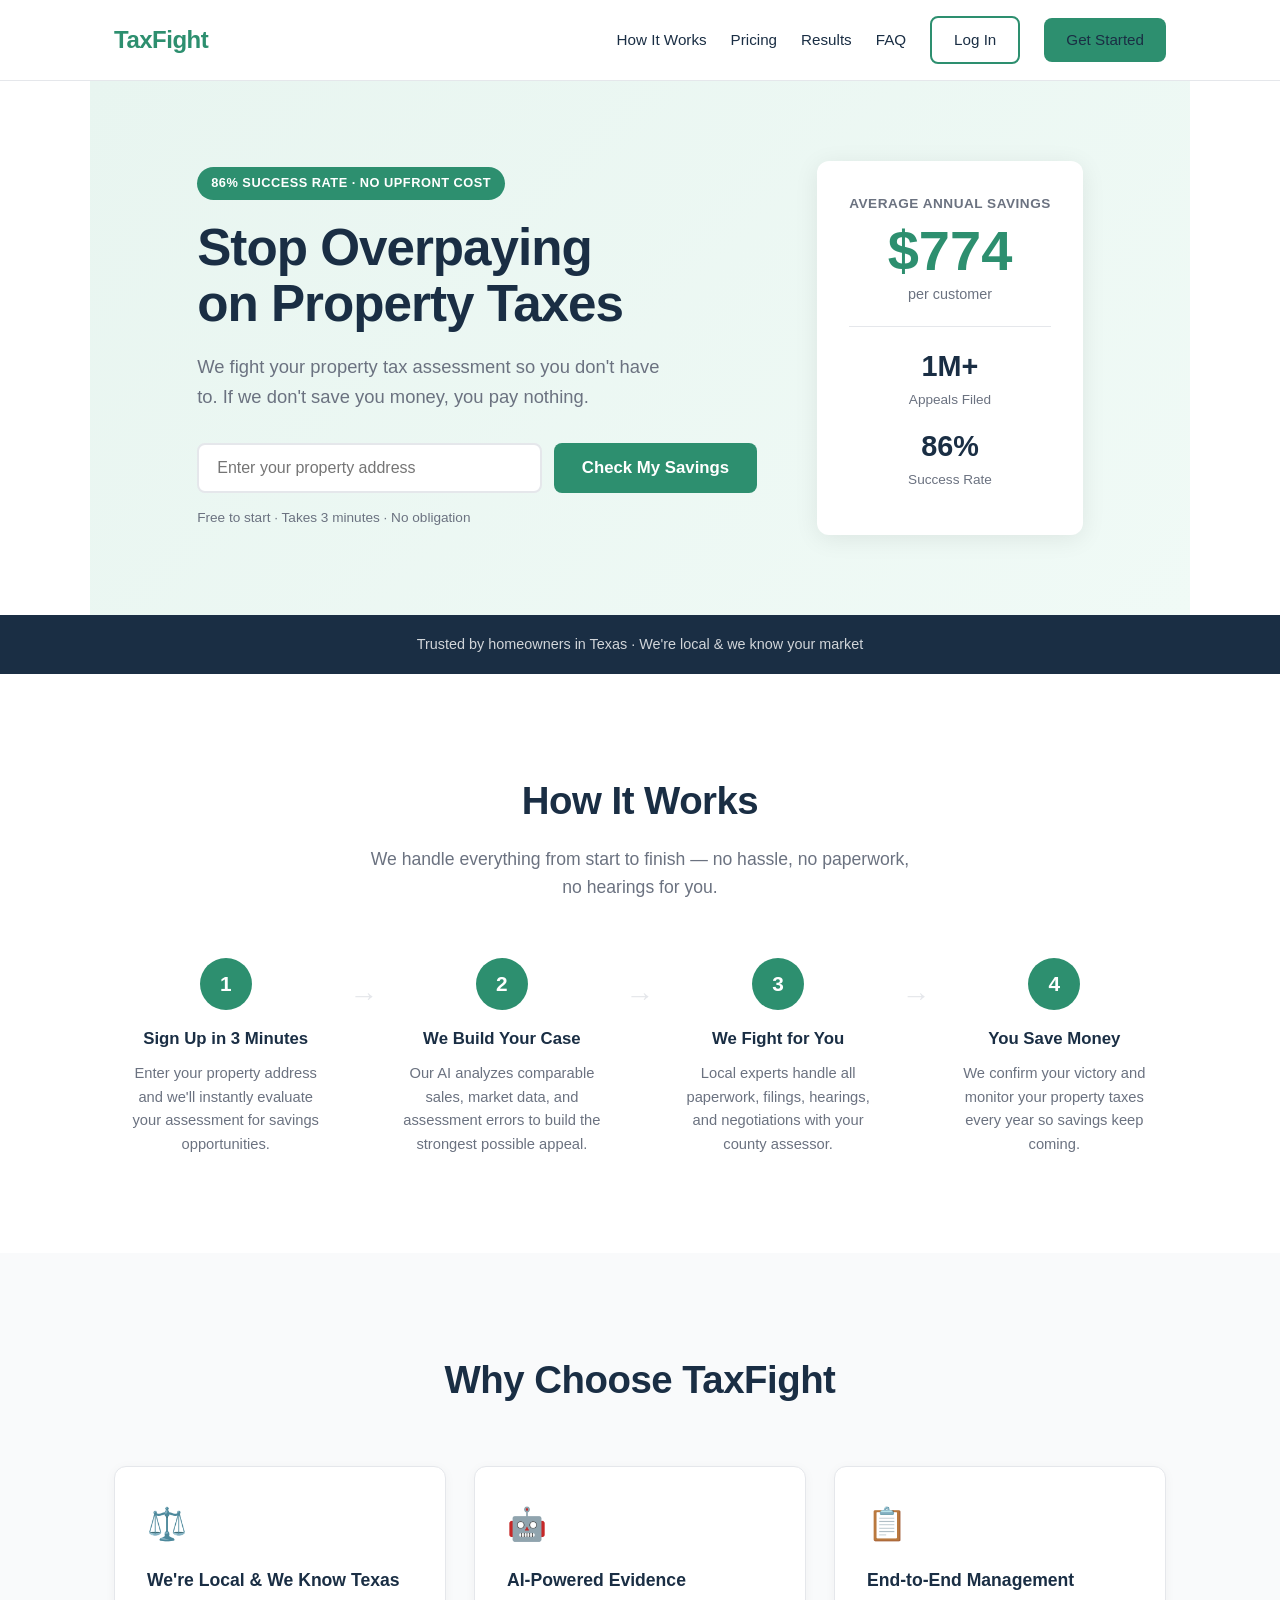
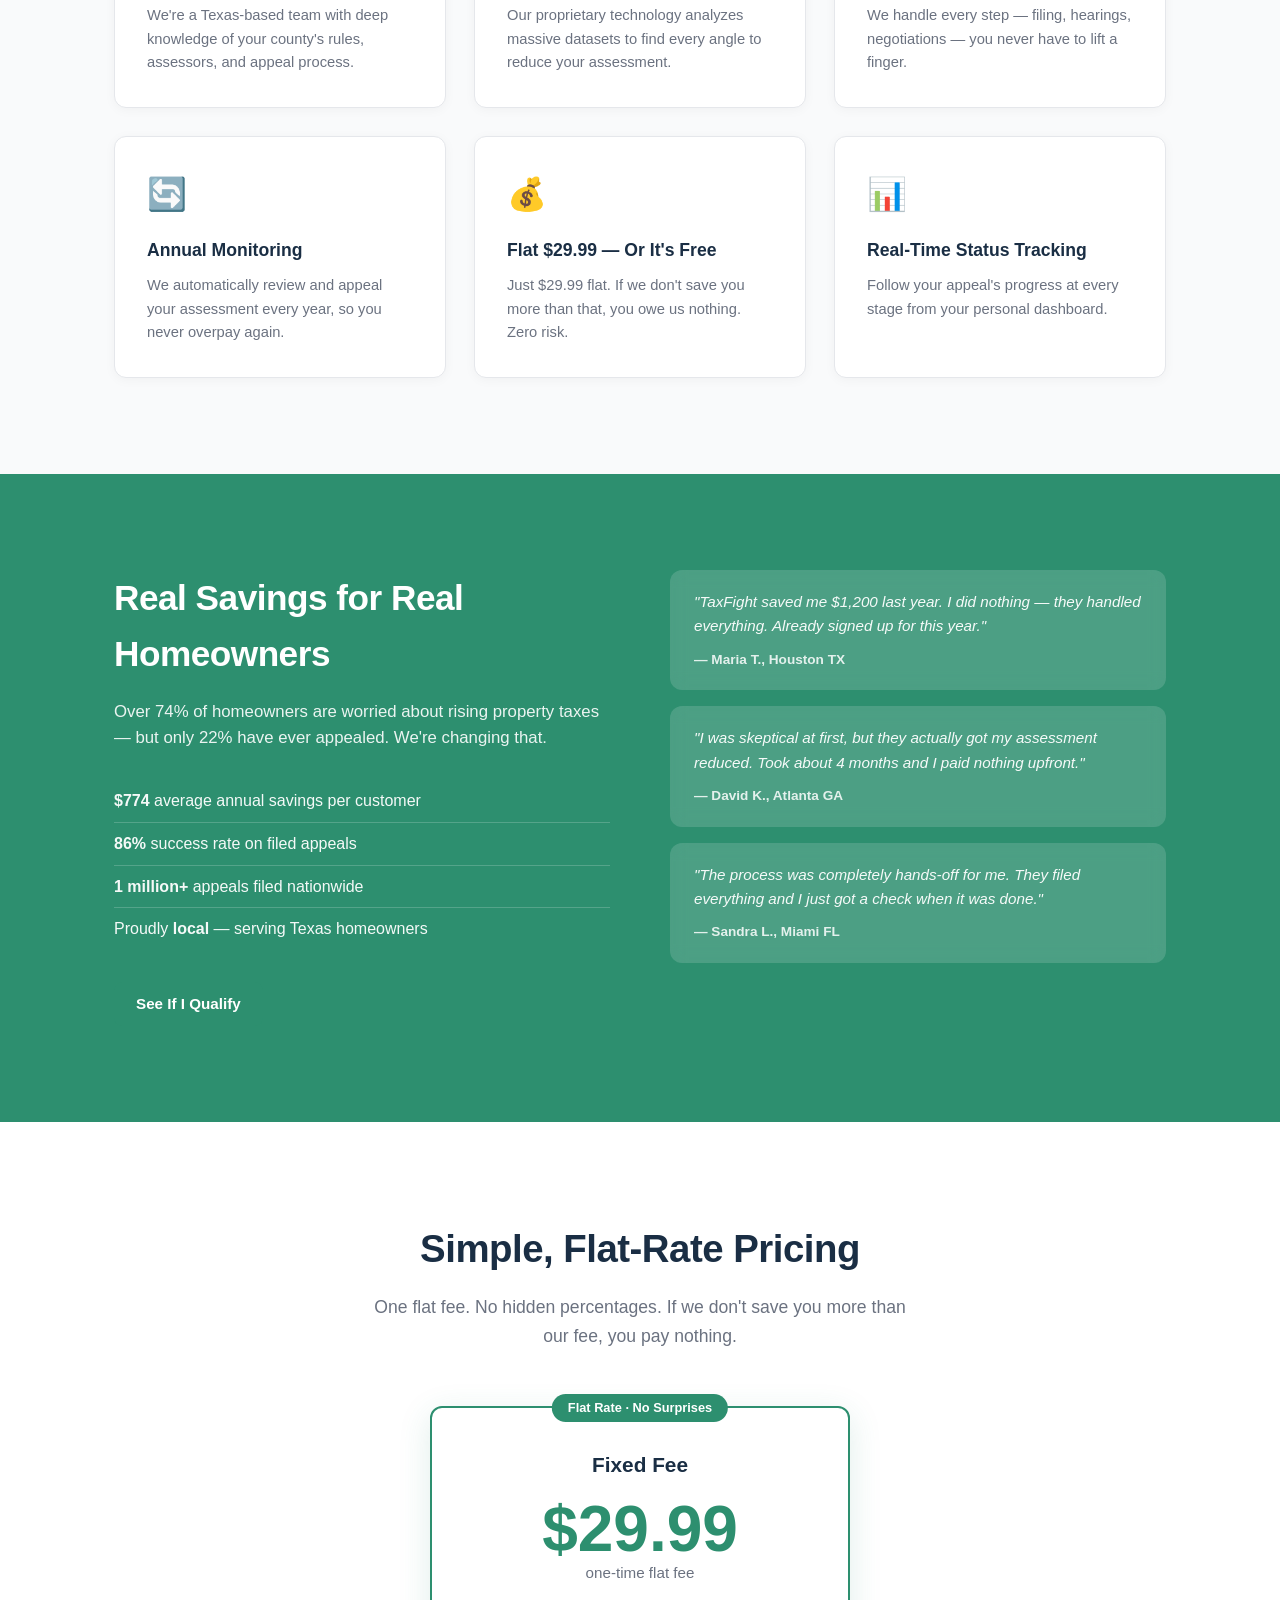
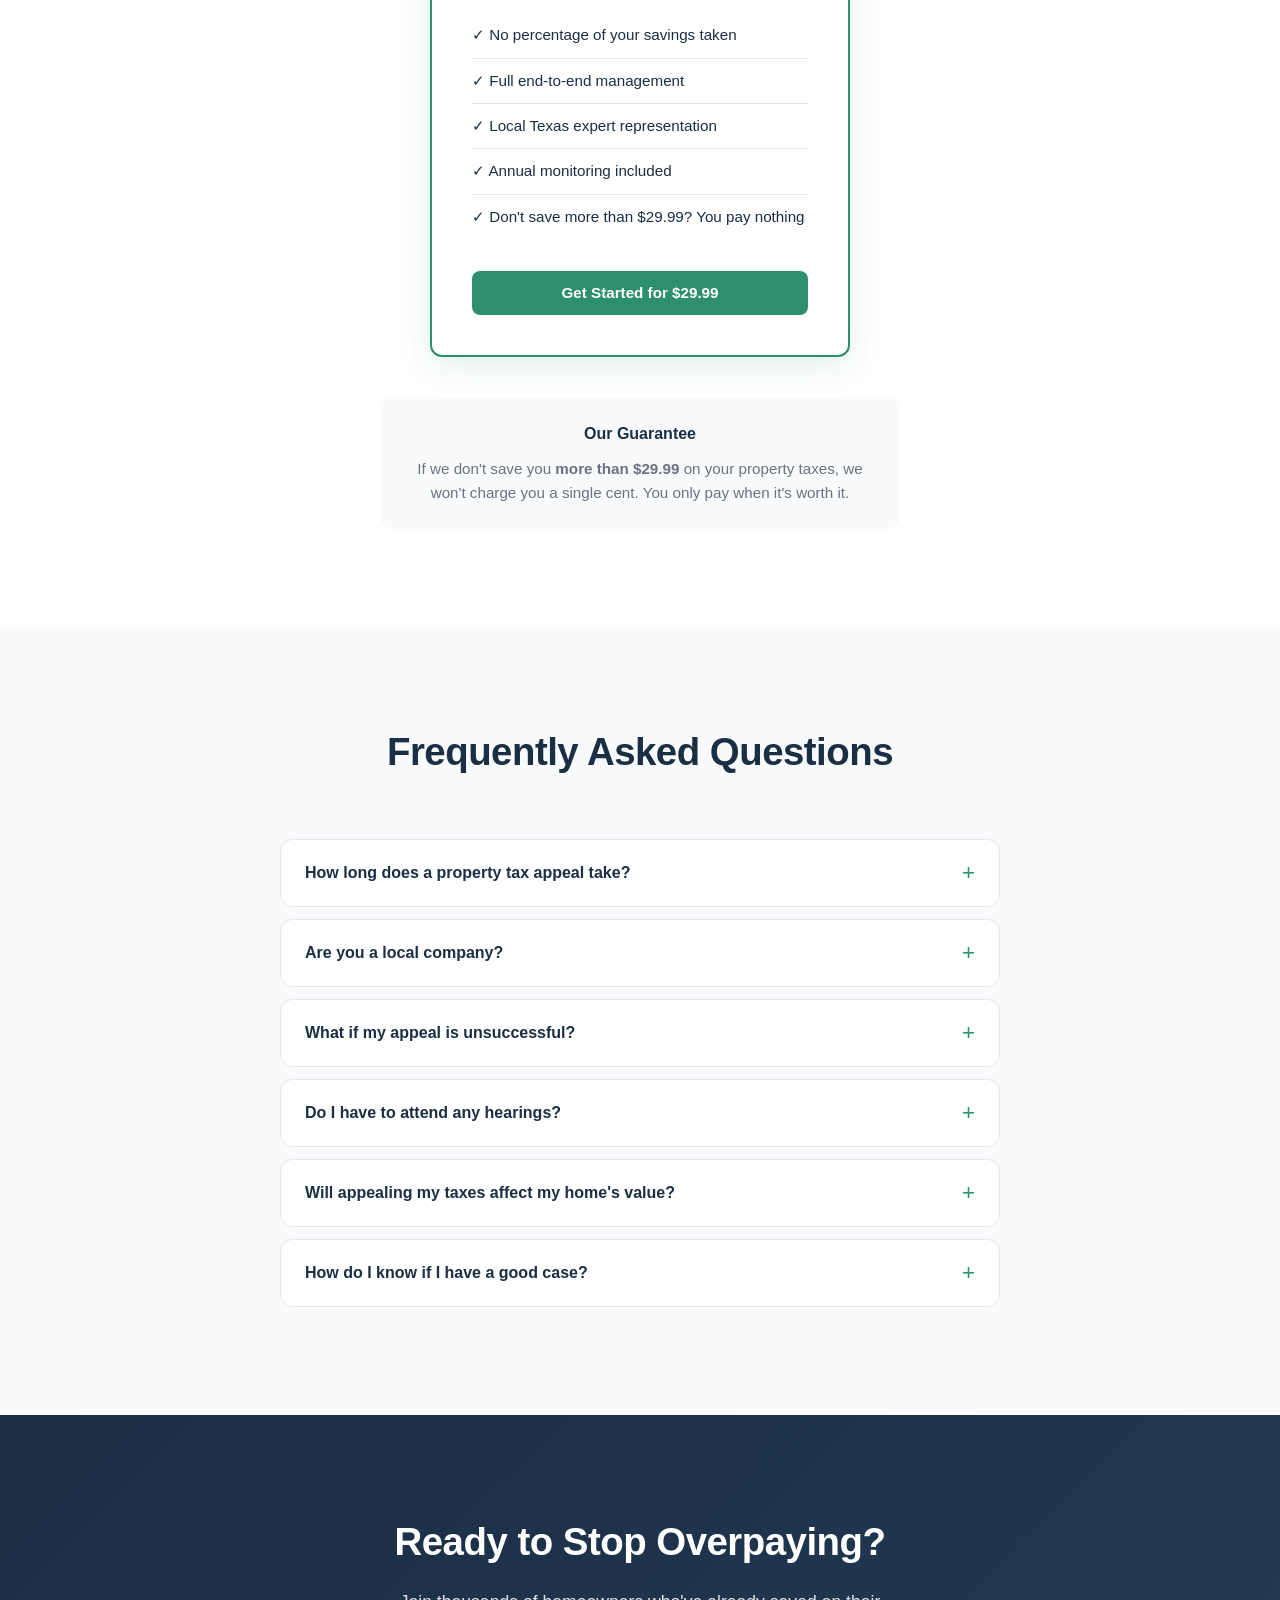
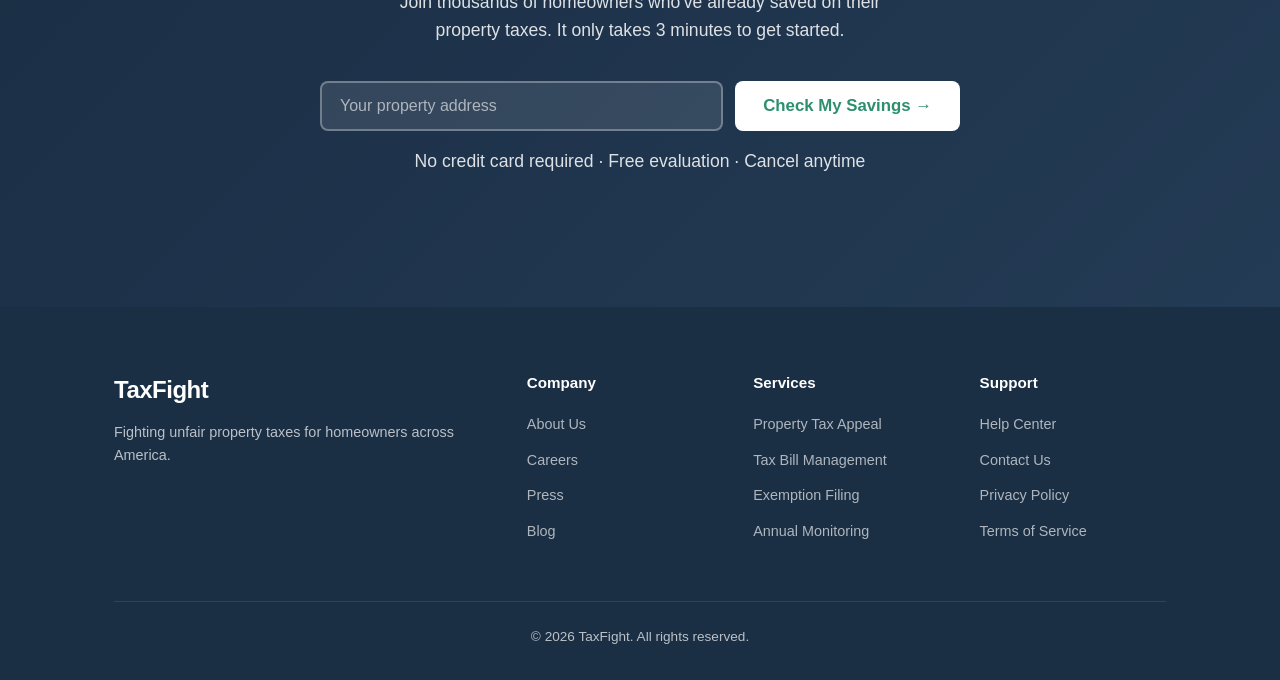
<file: index.html>
<!DOCTYPE html>
<html lang="en">
<head>
  <meta charset="UTF-8" />
  <meta name="viewport" content="width=device-width, initial-scale=1.0" />
  <title>TaxFight - Reduce Your Property Taxes</title>
  <link rel="stylesheet" href="styles.css" />
</head>
<body>

  <!-- NAVBAR -->
  <nav class="navbar">
    <div class="nav-container">
      <a href="#" class="logo">TaxFight</a>
      <ul class="nav-links">
        <li><a href="#how-it-works">How It Works</a></li>
        <li><a href="#pricing">Pricing</a></li>
        <li><a href="#results">Results</a></li>
        <li><a href="#faq">FAQ</a></li>
        <li><a href="#signup" class="btn btn-outline">Log In</a></li>
        <li><a href="#signup" class="btn btn-primary">Get Started</a></li>
      </ul>
    </div>
  </nav>

  <!-- HERO -->
  <section class="hero">
    <div class="hero-content">
      <div class="hero-badge">86% Success Rate · No Upfront Cost</div>
      <h1>Stop Overpaying<br />on Property Taxes</h1>
      <p class="hero-sub">We fight your property tax assessment so you don't have to. If we don't save you money, you pay nothing.</p>
      <form class="hero-form" onsubmit="goToResults(event)">
        <input type="text" id="hero-address" placeholder="Enter your property address" class="hero-input" required />
        <button type="submit" class="btn btn-primary btn-lg">Check My Savings</button>
      </form>
      <p class="hero-note">Free to start · Takes 3 minutes · No obligation</p>
    </div>
    <div class="hero-image">
      <div class="hero-card">
        <div class="card-label">Average Annual Savings</div>
        <div class="card-value">$774</div>
        <div class="card-sub">per customer</div>
        <div class="card-divider"></div>
        <div class="card-stat">
          <span class="stat-num">1M+</span>
          <span class="stat-label">Appeals Filed</span>
        </div>
        <div class="card-stat">
          <span class="stat-num">86%</span>
          <span class="stat-label">Success Rate</span>
        </div>
      </div>
    </div>
  </section>

  <!-- TRUST BAR -->
  <section class="trust-bar">
    <div class="container">
      <span>Trusted by homeowners in Texas · We're local & we know your market</span>
    </div>
  </section>

  <!-- HOW IT WORKS -->
  <section class="how-it-works" id="how-it-works">
    <div class="container">
      <div class="section-header">
        <h2>How It Works</h2>
        <p>We handle everything from start to finish — no hassle, no paperwork, no hearings for you.</p>
      </div>
      <div class="steps">
        <div class="step">
          <div class="step-icon">1</div>
          <h3>Sign Up in 3 Minutes</h3>
          <p>Enter your property address and we'll instantly evaluate your assessment for savings opportunities.</p>
        </div>
        <div class="step-arrow">→</div>
        <div class="step">
          <div class="step-icon">2</div>
          <h3>We Build Your Case</h3>
          <p>Our AI analyzes comparable sales, market data, and assessment errors to build the strongest possible appeal.</p>
        </div>
        <div class="step-arrow">→</div>
        <div class="step">
          <div class="step-icon">3</div>
          <h3>We Fight for You</h3>
          <p>Local experts handle all paperwork, filings, hearings, and negotiations with your county assessor.</p>
        </div>
        <div class="step-arrow">→</div>
        <div class="step">
          <div class="step-icon">4</div>
          <h3>You Save Money</h3>
          <p>We confirm your victory and monitor your property taxes every year so savings keep coming.</p>
        </div>
      </div>
    </div>
  </section>

  <!-- FEATURES -->
  <section class="features">
    <div class="container">
      <div class="section-header">
        <h2>Why Choose TaxFight</h2>
      </div>
      <div class="features-grid">
        <div class="feature">
          <div class="feature-icon">⚖️</div>
          <h3>We're Local & We Know Texas</h3>
          <p>We're a Texas-based team with deep knowledge of your county's rules, assessors, and appeal process.</p>
        </div>
        <div class="feature">
          <div class="feature-icon">🤖</div>
          <h3>AI-Powered Evidence</h3>
          <p>Our proprietary technology analyzes massive datasets to find every angle to reduce your assessment.</p>
        </div>
        <div class="feature">
          <div class="feature-icon">📋</div>
          <h3>End-to-End Management</h3>
          <p>We handle every step — filing, hearings, negotiations — you never have to lift a finger.</p>
        </div>
        <div class="feature">
          <div class="feature-icon">🔄</div>
          <h3>Annual Monitoring</h3>
          <p>We automatically review and appeal your assessment every year, so you never overpay again.</p>
        </div>
        <div class="feature">
          <div class="feature-icon">💰</div>
          <h3>Flat $29.99 — Or It's Free</h3>
          <p>Just $29.99 flat. If we don't save you more than that, you owe us nothing. Zero risk.</p>
        </div>
        <div class="feature">
          <div class="feature-icon">📊</div>
          <h3>Real-Time Status Tracking</h3>
          <p>Follow your appeal's progress at every stage from your personal dashboard.</p>
        </div>
      </div>
    </div>
  </section>

  <!-- RESULTS -->
  <section class="results" id="results">
    <div class="container">
      <div class="results-content">
        <div class="results-text">
          <h2>Real Savings for Real Homeowners</h2>
          <p>Over 74% of homeowners are worried about rising property taxes — but only 22% have ever appealed. We're changing that.</p>
          <ul class="results-list">
            <li><strong>$774</strong> average annual savings per customer</li>
            <li><strong>86%</strong> success rate on filed appeals</li>
            <li><strong>1 million+</strong> appeals filed nationwide</li>
            <li>Proudly <strong>local</strong> — serving Texas homeowners</li>
          </ul>
          <a href="#signup" class="btn btn-primary">See If I Qualify</a>
        </div>
        <div class="testimonials">
          <div class="testimonial">
            <p>"TaxFight saved me $1,200 last year. I did nothing — they handled everything. Already signed up for this year."</p>
            <div class="testimonial-author">— Maria T., Houston TX</div>
          </div>
          <div class="testimonial">
            <p>"I was skeptical at first, but they actually got my assessment reduced. Took about 4 months and I paid nothing upfront."</p>
            <div class="testimonial-author">— David K., Atlanta GA</div>
          </div>
          <div class="testimonial">
            <p>"The process was completely hands-off for me. They filed everything and I just got a check when it was done."</p>
            <div class="testimonial-author">— Sandra L., Miami FL</div>
          </div>
        </div>
      </div>
    </div>
  </section>

  <!-- PRICING -->
  <section class="pricing" id="pricing">
    <div class="container">
      <div class="section-header">
        <h2>Simple, Flat-Rate Pricing</h2>
        <p>One flat fee. No hidden percentages. If we don't save you more than our fee, you pay nothing.</p>
      </div>
      <div class="pricing-cards">
        <div class="pricing-card featured">
          <div class="pricing-badge">Flat Rate · No Surprises</div>
          <h3>Fixed Fee</h3>
          <div class="price">$29.99</div>
          <div class="price-label">one-time flat fee</div>
          <ul class="pricing-features">
            <li>✓ No percentage of your savings taken</li>
            <li>✓ Full end-to-end management</li>
            <li>✓ Local Texas expert representation</li>
            <li>✓ Annual monitoring included</li>
            <li>✓ Don't save more than $29.99? You pay nothing</li>
          </ul>
          <a href="#signup" class="btn btn-primary btn-block">Get Started for $29.99</a>
        </div>
      </div>
      <div class="pricing-example">
        <h4>Our Guarantee</h4>
        <p>If we don't save you <strong>more than $29.99</strong> on your property taxes, we won't charge you a single cent. You only pay when it's worth it.</p>
      </div>
    </div>
  </section>

  <!-- FAQ -->
  <section class="faq" id="faq">
    <div class="container">
      <div class="section-header">
        <h2>Frequently Asked Questions</h2>
      </div>
      <div class="faq-list">
        <div class="faq-item">
          <button class="faq-question" onclick="toggleFaq(this)">
            How long does a property tax appeal take?
            <span class="faq-icon">+</span>
          </button>
          <div class="faq-answer">
            <p>Most appeals take between 4–12 months depending on your county. We handle everything during this time and keep you updated throughout the process.</p>
          </div>
        </div>
        <div class="faq-item">
          <button class="faq-question" onclick="toggleFaq(this)">
            Are you a local company?
            <span class="faq-icon">+</span>
          </button>
          <div class="faq-answer">
            <p>We are a local Texas-based company serving Texas homeowners. We know your county, your assessors, and your market inside and out.</p>
          </div>
        </div>
        <div class="faq-item">
          <button class="faq-question" onclick="toggleFaq(this)">
            What if my appeal is unsuccessful?
            <span class="faq-icon">+</span>
          </button>
          <div class="faq-answer">
            <p>If we don't save you money, you owe us nothing. Our success fee only applies when we successfully reduce your tax bill.</p>
          </div>
        </div>
        <div class="faq-item">
          <button class="faq-question" onclick="toggleFaq(this)">
            Do I have to attend any hearings?
            <span class="faq-icon">+</span>
          </button>
          <div class="faq-answer">
            <p>No. Our local experts attend all hearings and handle all negotiations on your behalf. You don't have to do anything after signing up.</p>
          </div>
        </div>
        <div class="faq-item">
          <button class="faq-question" onclick="toggleFaq(this)">
            Will appealing my taxes affect my home's value?
            <span class="faq-icon">+</span>
          </button>
          <div class="faq-answer">
            <p>No. A property tax appeal challenges your tax assessment, not your property's market value. It has no impact on your home's sale price or equity.</p>
          </div>
        </div>
        <div class="faq-item">
          <button class="faq-question" onclick="toggleFaq(this)">
            How do I know if I have a good case?
            <span class="faq-icon">+</span>
          </button>
          <div class="faq-answer">
            <p>Sign up and we'll evaluate your assessment for free. We analyze your property data, comparable sales, and any errors in your assessment to determine if you have an opportunity to save.</p>
          </div>
        </div>
      </div>
    </div>
  </section>

  <!-- CTA -->
  <section class="cta" id="signup">
    <div class="container">
      <h2>Ready to Stop Overpaying?</h2>
      <p>Join thousands of homeowners who've already saved on their property taxes. It only takes 3 minutes to get started.</p>
      <form class="cta-form" onsubmit="goToResults(event)">
        <input type="text" id="cta-address" placeholder="Your property address" class="hero-input" required />
        <button type="submit" class="btn btn-white btn-lg">Check My Savings →</button>
      </form>
      <p class="cta-note">No credit card required · Free evaluation · Cancel anytime</p>
    </div>
  </section>

  <!-- FOOTER -->
  <footer class="footer">
    <div class="container">
      <div class="footer-grid">
        <div class="footer-brand">
          <div class="logo">TaxFight</div>
          <p>Fighting unfair property taxes for homeowners across America.</p>
        </div>
        <div class="footer-links">
          <h4>Company</h4>
          <ul>
            <li><a href="#">About Us</a></li>
            <li><a href="#">Careers</a></li>
            <li><a href="#">Press</a></li>
            <li><a href="#">Blog</a></li>
          </ul>
        </div>
        <div class="footer-links">
          <h4>Services</h4>
          <ul>
            <li><a href="#">Property Tax Appeal</a></li>
            <li><a href="#">Tax Bill Management</a></li>
            <li><a href="#">Exemption Filing</a></li>
            <li><a href="#">Annual Monitoring</a></li>
          </ul>
        </div>
        <div class="footer-links">
          <h4>Support</h4>
          <ul>
            <li><a href="#">Help Center</a></li>
            <li><a href="#">Contact Us</a></li>
            <li><a href="#">Privacy Policy</a></li>
            <li><a href="#">Terms of Service</a></li>
          </ul>
        </div>
      </div>
      <div class="footer-bottom">
        <p>&copy; 2026 TaxFight. All rights reserved.</p>
      </div>
    </div>
  </footer>

  <script src="script.js"></script>
</body>
</html>
</file>
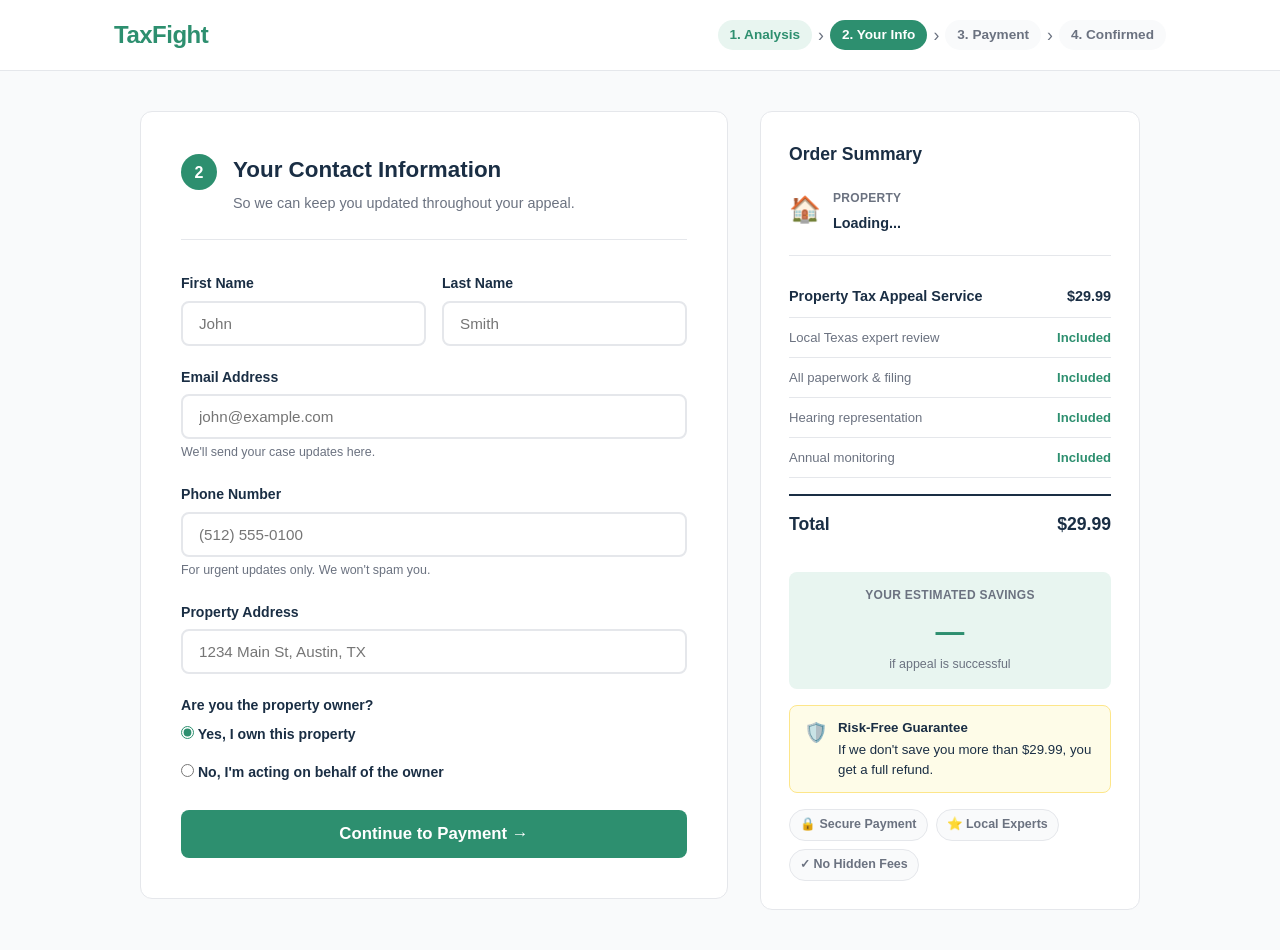
<file: checkout.html>
<!DOCTYPE html>
<html lang="en">
<head>
  <meta charset="UTF-8" />
  <meta name="viewport" content="width=device-width, initial-scale=1.0" />
  <title>Start Your Appeal · TaxFight</title>
  <link rel="stylesheet" href="styles.css" />
  <link rel="stylesheet" href="checkout.css" />
</head>
<body>

  <!-- NAVBAR -->
  <nav class="navbar">
    <div class="nav-container">
      <a href="index.html" class="logo">TaxFight</a>
      <div class="checkout-steps">
        <div class="checkout-step done">1. Analysis</div>
        <div class="checkout-step-arrow">›</div>
        <div class="checkout-step active">2. Your Info</div>
        <div class="checkout-step-arrow">›</div>
        <div class="checkout-step">3. Payment</div>
        <div class="checkout-step-arrow">›</div>
        <div class="checkout-step">4. Confirmed</div>
      </div>
    </div>
  </nav>

  <!-- MAIN CHECKOUT -->
  <div class="checkout-wrapper">
    <div class="checkout-container">

      <!-- LEFT: FORM -->
      <div class="checkout-form-col">

        <!-- STEP 2: CONTACT INFO -->
        <div id="step-contact" class="checkout-step-panel">
          <div class="step-header">
            <div class="step-num">2</div>
            <div>
              <h2>Your Contact Information</h2>
              <p>So we can keep you updated throughout your appeal.</p>
            </div>
          </div>

          <form id="contact-form" onsubmit="goToPayment(event)">
            <div class="form-row">
              <div class="form-group">
                <label>First Name</label>
                <input type="text" id="firstName" placeholder="John" required />
              </div>
              <div class="form-group">
                <label>Last Name</label>
                <input type="text" id="lastName" placeholder="Smith" required />
              </div>
            </div>
            <div class="form-group">
              <label>Email Address</label>
              <input type="email" id="email" placeholder="john@example.com" required />
              <span class="form-hint">We'll send your case updates here.</span>
            </div>
            <div class="form-group">
              <label>Phone Number</label>
              <input type="tel" id="phone" placeholder="(512) 555-0100" required />
              <span class="form-hint">For urgent updates only. We won't spam you.</span>
            </div>
            <div class="form-group">
              <label>Property Address</label>
              <input type="text" id="propertyAddress" placeholder="1234 Main St, Austin, TX" required />
            </div>
            <div class="form-group">
              <label>Are you the property owner?</label>
              <div class="radio-group">
                <label class="radio-option">
                  <input type="radio" name="owner" value="yes" checked /> Yes, I own this property
                </label>
                <label class="radio-option">
                  <input type="radio" name="owner" value="no" /> No, I'm acting on behalf of the owner
                </label>
              </div>
            </div>
            <button type="submit" class="btn btn-primary btn-lg btn-block">
              Continue to Payment →
            </button>
          </form>
        </div>

        <!-- STEP 3: PAYMENT (hidden initially) -->
        <div id="step-payment" class="checkout-step-panel" style="display:none;">
          <div class="step-header">
            <div class="step-num">3</div>
            <div>
              <h2>Payment</h2>
              <p>Secure, one-time flat fee. You won't be charged until your case is reviewed.</p>
            </div>
          </div>

          <div class="secure-badge">
            <span>🔒</span> 256-bit SSL encryption · Secure checkout
          </div>

          <form id="payment-form" onsubmit="completeOrder(event)">
            <div class="form-group">
              <label>Cardholder Name</label>
              <input type="text" id="cardName" placeholder="John Smith" required />
            </div>
            <div class="form-group">
              <label>Card Number</label>
              <div class="card-input-wrap">
                <input type="text" id="cardNumber" placeholder="1234 5678 9012 3456"
                  maxlength="19" oninput="formatCard(this)" required />
                <div class="card-icons">
                  <span>VISA</span>
                  <span>MC</span>
                  <span>AMEX</span>
                </div>
              </div>
            </div>
            <div class="form-row">
              <div class="form-group">
                <label>Expiration Date</label>
                <input type="text" id="expiry" placeholder="MM / YY"
                  maxlength="7" oninput="formatExpiry(this)" required />
              </div>
              <div class="form-group">
                <label>CVV</label>
                <input type="text" id="cvv" placeholder="123" maxlength="4" required />
              </div>
            </div>

            <div class="form-group">
              <label class="checkbox-option">
                <input type="checkbox" id="terms" required />
                I agree to the <a href="#" target="_blank">Terms of Service</a> and authorize TaxFight to file a property tax appeal on my behalf.
              </label>
            </div>

            <button type="submit" id="pay-btn" class="btn btn-primary btn-lg btn-block">
              🔒 Pay $29.99 & Start My Appeal
            </button>
            <p class="back-link"><a href="#" onclick="goBack()">← Back to contact info</a></p>
          </form>
        </div>

        <!-- STEP 4: CONFIRMATION (hidden initially) -->
        <div id="step-confirm" class="checkout-step-panel" style="display:none;">
          <div class="confirm-screen">
            <div class="confirm-icon">✓</div>
            <h2>You're in! Your appeal has been filed.</h2>
            <p id="confirm-message">We've received your information and will begin building your case immediately.</p>

            <div class="confirm-details">
              <div class="confirm-row">
                <span>Property</span>
                <span id="confirm-address">—</span>
              </div>
              <div class="confirm-row">
                <span>Name</span>
                <span id="confirm-name">—</span>
              </div>
              <div class="confirm-row">
                <span>Email</span>
                <span id="confirm-email">—</span>
              </div>
              <div class="confirm-row">
                <span>Amount Charged</span>
                <span class="green-text">$29.99</span>
              </div>
              <div class="confirm-row">
                <span>Guarantee</span>
                <span class="green-text">Free if we don't save you more than $29.99</span>
              </div>
            </div>

            <div class="confirm-next-steps">
              <h4>What happens next</h4>
              <div class="next-step-item">
                <div class="ns-icon">📧</div>
                <div>
                  <strong>Check your email</strong>
                  <span>We sent a confirmation with your case details.</span>
                </div>
              </div>
              <div class="next-step-item">
                <div class="ns-icon">🔍</div>
                <div>
                  <strong>Case review begins today</strong>
                  <span>Our local Texas experts will review your property within 24–48 hours.</span>
                </div>
              </div>
              <div class="next-step-item">
                <div class="ns-icon">📋</div>
                <div>
                  <strong>Appeal filed within 2 weeks</strong>
                  <span>We'll notify you the moment your appeal is submitted to your county.</span>
                </div>
              </div>
            </div>

            <a href="index.html" class="btn btn-outline btn-lg" style="margin-top:24px; display:inline-block;">
              Back to Home
            </a>
          </div>
        </div>

      </div>

      <!-- RIGHT: ORDER SUMMARY -->
      <div class="order-summary-col" id="order-summary">
        <div class="order-summary">
          <h3>Order Summary</h3>

          <div class="order-property">
            <div class="order-property-icon">🏠</div>
            <div>
              <div class="order-property-label">Property</div>
              <div class="order-property-address" id="summary-address">Loading...</div>
            </div>
          </div>

          <div class="order-items">
            <div class="order-item">
              <span>Property Tax Appeal Service</span>
              <span>$29.99</span>
            </div>
            <div class="order-item sub">
              <span>Local Texas expert review</span>
              <span>Included</span>
            </div>
            <div class="order-item sub">
              <span>All paperwork & filing</span>
              <span>Included</span>
            </div>
            <div class="order-item sub">
              <span>Hearing representation</span>
              <span>Included</span>
            </div>
            <div class="order-item sub">
              <span>Annual monitoring</span>
              <span>Included</span>
            </div>
          </div>

          <div class="order-total">
            <span>Total</span>
            <span>$29.99</span>
          </div>

          <div class="order-savings-estimate">
            <div class="ose-label">Your estimated savings</div>
            <div class="ose-value" id="summary-savings">—</div>
            <div class="ose-sub">if appeal is successful</div>
          </div>

          <div class="order-guarantee">
            <div class="og-icon">🛡️</div>
            <div class="og-text">
              <strong>Risk-Free Guarantee</strong>
              If we don't save you more than $29.99, you get a full refund.
            </div>
          </div>

          <div class="trust-badges">
            <div class="trust-badge">🔒 Secure Payment</div>
            <div class="trust-badge">⭐ Local Experts</div>
            <div class="trust-badge">✓ No Hidden Fees</div>
          </div>
        </div>
      </div>

    </div>
  </div>

  <script src="checkout.js"></script>
</body>
</html>
</file>
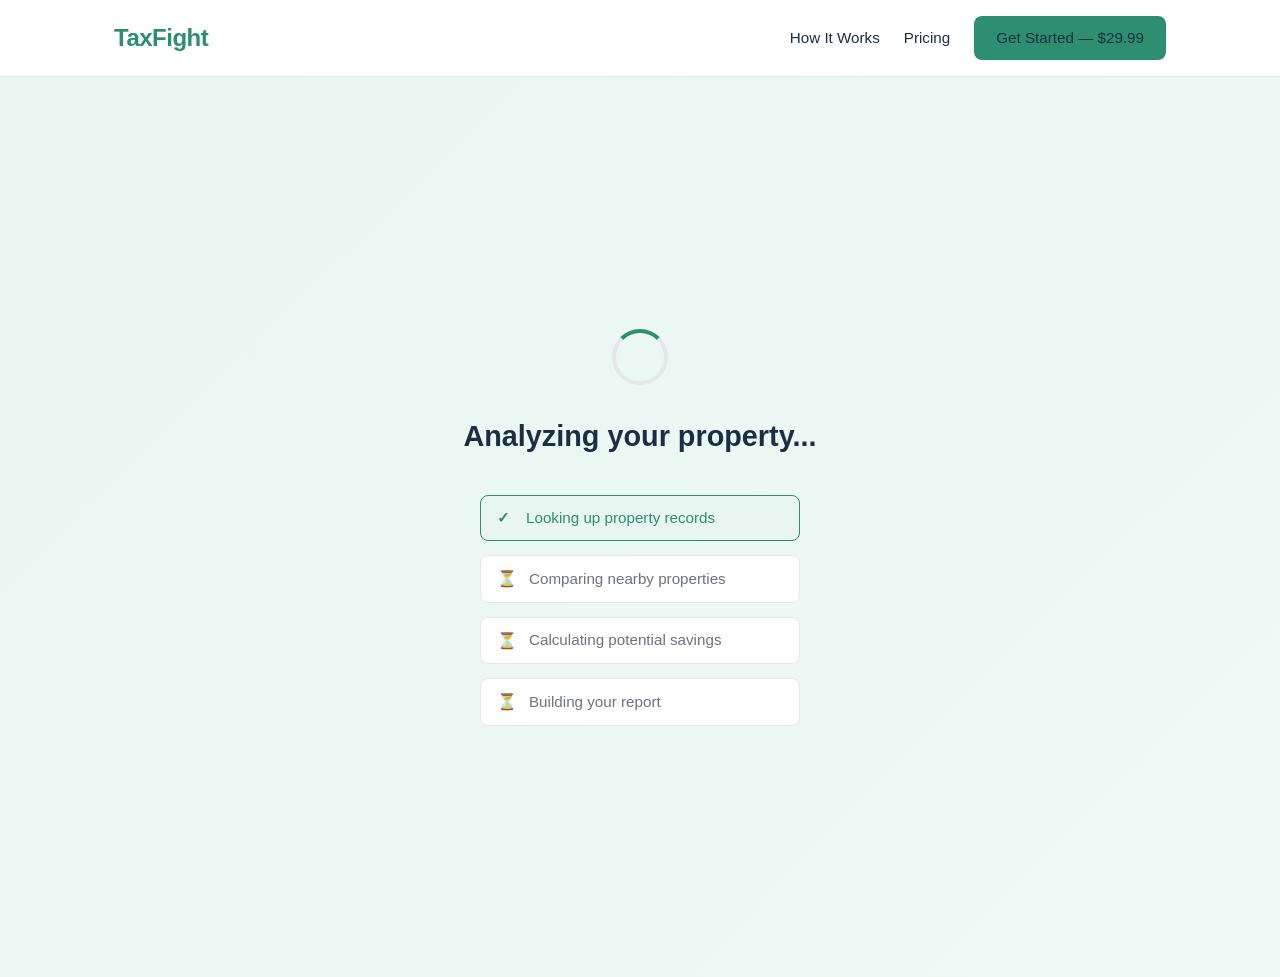
<file: results.html>
<!DOCTYPE html>
<html lang="en">
<head>
  <meta charset="UTF-8" />
  <meta name="viewport" content="width=device-width, initial-scale=1.0" />
  <title>Your Savings Estimate · TaxFight</title>
  <link rel="stylesheet" href="styles.css" />
  <link rel="stylesheet" href="results.css" />
</head>
<body>

  <!-- NAVBAR -->
  <nav class="navbar">
    <div class="nav-container">
      <a href="index.html" class="logo">TaxFight</a>
      <ul class="nav-links">
        <li><a href="index.html#how-it-works">How It Works</a></li>
        <li><a href="index.html#pricing">Pricing</a></li>
        <li><a href="checkout.html" class="btn btn-primary">Get Started — $29.99</a></li>
      </ul>
    </div>
  </nav>

  <!-- LOADING SCREEN -->
  <div id="loading-screen" class="loading-screen">
    <div class="loading-content">
      <div class="loading-spinner"></div>
      <h2>Analyzing your property...</h2>
      <div class="loading-steps">
        <div class="loading-step" id="lstep1">
          <span class="lstep-icon">⏳</span> Looking up property records
        </div>
        <div class="loading-step" id="lstep2">
          <span class="lstep-icon">⏳</span> Comparing nearby properties
        </div>
        <div class="loading-step" id="lstep3">
          <span class="lstep-icon">⏳</span> Calculating potential savings
        </div>
        <div class="loading-step" id="lstep4">
          <span class="lstep-icon">⏳</span> Building your report
        </div>
      </div>
    </div>
  </div>

  <!-- RESULTS PAGE (hidden until loading done) -->
  <div id="results-page" class="results-page" style="display:none;">

    <!-- SAVINGS HERO -->
    <section class="savings-hero">
      <div class="container">
        <div class="savings-header">
          <div class="savings-badge">Your Property Analysis</div>
          <h1>Great news — you may be <span class="highlight">overpaying</span></h1>
          <p id="address-display" class="address-display"></p>
        </div>

        <div class="savings-summary-grid">
          <div class="savings-card main-savings">
            <div class="savings-card-label">Estimated Annual Savings</div>
            <div class="savings-card-value" id="savings-amount">$0</div>
            <div class="savings-card-sub">if we win your appeal</div>
            <div class="savings-card-note">Our fee is only $29.99 — you keep the rest</div>
          </div>
          <div class="savings-card">
            <div class="savings-card-label">Current Assessed Value</div>
            <div class="savings-card-value small" id="current-value">$0</div>
            <div class="savings-card-sub">per county records</div>
          </div>
          <div class="savings-card">
            <div class="savings-card-label">Estimated Fair Value</div>
            <div class="savings-card-value small green" id="fair-value">$0</div>
            <div class="savings-card-sub">based on comparable sales</div>
          </div>
          <div class="savings-card">
            <div class="savings-card-label">Overassessment</div>
            <div class="savings-card-value small red" id="overassessment">$0</div>
            <div class="savings-card-sub">above fair market value</div>
          </div>
        </div>
      </div>
    </section>

    <!-- APPEAL STRENGTH -->
    <section class="appeal-section">
      <div class="container">
        <div class="appeal-grid">

          <!-- LEFT: Analysis -->
          <div class="appeal-left">
            <h2>Your Appeal Strength</h2>
            <div class="strength-meter">
              <div class="strength-bar">
                <div class="strength-fill" id="strength-fill"></div>
              </div>
              <div class="strength-label" id="strength-label">Strong</div>
            </div>

            <div class="analysis-items">
              <div class="analysis-item">
                <div class="analysis-icon check">✓</div>
                <div class="analysis-text">
                  <strong>Assessment exceeds market value</strong>
                  <span>Your property is assessed higher than recent comparable sales in your area.</span>
                </div>
              </div>
              <div class="analysis-item">
                <div class="analysis-icon check">✓</div>
                <div class="analysis-text">
                  <strong>Comparable properties assessed lower</strong>
                  <span>Similar homes nearby have lower assessments, supporting an unequal appraisal claim.</span>
                </div>
              </div>
              <div class="analysis-item">
                <div class="analysis-icon check">✓</div>
                <div class="analysis-text">
                  <strong>No prior appeal on record</strong>
                  <span>Your property has never been appealed — you may have been overpaying for years.</span>
                </div>
              </div>
              <div class="analysis-item" id="exemption-item">
                <div class="analysis-icon warn">!</div>
                <div class="analysis-text">
                  <strong>Possible exemptions not applied</strong>
                  <span>You may qualify for homestead or other exemptions that could reduce your bill further.</span>
                </div>
              </div>
            </div>

            <div class="comparable-section">
              <h3>Comparable Properties Nearby</h3>
              <div class="comp-table">
                <div class="comp-header">
                  <span>Address</span>
                  <span>Sq Ft</span>
                  <span>Assessed Value</span>
                  <span>Tax Bill</span>
                </div>
                <div class="comp-row highlight-row">
                  <span id="comp-your-address">Your Property</span>
                  <span id="comp-sqft">—</span>
                  <span id="comp-your-value" class="red-text">—</span>
                  <span id="comp-your-tax" class="red-text">—</span>
                </div>
                <div class="comp-row">
                  <span id="comp1-addr">123 Nearby St</span>
                  <span id="comp1-sqft">1,850</span>
                  <span id="comp1-val">—</span>
                  <span id="comp1-tax">—</span>
                </div>
                <div class="comp-row">
                  <span id="comp2-addr">456 Similar Ave</span>
                  <span id="comp2-sqft">1,920</span>
                  <span id="comp2-val">—</span>
                  <span id="comp2-tax">—</span>
                </div>
                <div class="comp-row">
                  <span id="comp3-addr">789 Market Blvd</span>
                  <span id="comp3-sqft">1,790</span>
                  <span id="comp3-val">—</span>
                  <span id="comp3-tax">—</span>
                </div>
              </div>
            </div>
          </div>

          <!-- RIGHT: CTA -->
          <div class="appeal-right">
            <div class="cta-box">
              <div class="cta-box-header">
                <div class="cta-box-badge">Risk-Free Offer</div>
                <h3>Let us fight this for you</h3>
                <p>We handle everything — paperwork, hearings, negotiations. You just sit back and save.</p>
              </div>

              <div class="cta-price-block">
                <div class="cta-price">$29.99</div>
                <div class="cta-price-label">one-time flat fee</div>
              </div>

              <div class="cta-guarantee">
                <div class="guarantee-icon">🛡️</div>
                <div class="guarantee-text">
                  <strong>Money-Back Guarantee</strong>
                  If we don't save you more than $29.99, you pay <strong>nothing</strong>.
                </div>
              </div>

              <ul class="cta-features">
                <li>✓ Local Texas experts on your case</li>
                <li>✓ We file all paperwork for you</li>
                <li>✓ We attend hearings on your behalf</li>
                <li>✓ Annual monitoring every year</li>
                <li>✓ Real-time status updates</li>
              </ul>

              <a href="checkout.html" id="cta-proceed-btn" class="btn btn-primary btn-lg btn-block">
                Start My Appeal — $29.99
              </a>

              <p class="cta-disclaimer">No credit card required to get started. Pay only after we review your case.</p>
            </div>

            <div class="timeline-box">
              <h4>What happens next</h4>
              <div class="timeline">
                <div class="tl-item">
                  <div class="tl-dot active"></div>
                  <div class="tl-content">
                    <strong>Today</strong>
                    <span>We review your property and begin building your case</span>
                  </div>
                </div>
                <div class="tl-item">
                  <div class="tl-dot"></div>
                  <div class="tl-content">
                    <strong>Within 1–2 weeks</strong>
                    <span>Your appeal is filed with the county assessor</span>
                  </div>
                </div>
                <div class="tl-item">
                  <div class="tl-dot"></div>
                  <div class="tl-content">
                    <strong>2–6 months</strong>
                    <span>Hearing scheduled, we negotiate on your behalf</span>
                  </div>
                </div>
                <div class="tl-item">
                  <div class="tl-dot"></div>
                  <div class="tl-content">
                    <strong>After decision</strong>
                    <span>Savings confirmed and reflected in your tax bill</span>
                  </div>
                </div>
              </div>
            </div>
          </div>
        </div>
      </div>
    </section>

    <!-- BOTTOM CTA BANNER -->
    <section class="bottom-cta">
      <div class="container">
        <div class="bottom-cta-content">
          <div>
            <h3>Ready to stop overpaying?</h3>
            <p>Estimated savings of <strong id="bottom-savings">$0</strong> are waiting for you.</p>
          </div>
          <a href="checkout.html" class="btn btn-white btn-lg">Start My Appeal — $29.99</a>
        </div>
      </div>
    </section>

  </div><!-- end results-page -->

  <script src="results.js"></script>
</body>
</html>
</file>
<file: styles.css>
/* ===== RESET & BASE ===== */
*, *::before, *::after { box-sizing: border-box; margin: 0; padding: 0; }

:root {
  --green: #2d8f6f;
  --green-dark: #226b54;
  --green-light: #e8f5f0;
  --navy: #1a2e44;
  --gray: #6b7280;
  --light: #f9fafb;
  --white: #ffffff;
  --border: #e5e7eb;
  --shadow: 0 4px 24px rgba(0,0,0,0.08);
  --radius: 12px;
}

html { scroll-behavior: smooth; }

body {
  font-family: -apple-system, BlinkMacSystemFont, 'Segoe UI', Roboto, sans-serif;
  color: var(--navy);
  line-height: 1.6;
}

.container { max-width: 1100px; margin: 0 auto; padding: 0 24px; }

/* ===== NAVBAR ===== */
.navbar {
  position: sticky;
  top: 0;
  background: var(--white);
  border-bottom: 1px solid var(--border);
  z-index: 100;
  padding: 16px 0;
}

.nav-container {
  max-width: 1100px;
  margin: 0 auto;
  padding: 0 24px;
  display: flex;
  align-items: center;
  justify-content: space-between;
}

.logo {
  font-size: 1.5rem;
  font-weight: 800;
  color: var(--green);
  text-decoration: none;
  letter-spacing: -0.5px;
}

.nav-links {
  list-style: none;
  display: flex;
  align-items: center;
  gap: 24px;
}

.nav-links a {
  text-decoration: none;
  color: var(--navy);
  font-size: 0.95rem;
  font-weight: 500;
  transition: color 0.2s;
}

.nav-links a:hover { color: var(--green); }

/* ===== BUTTONS ===== */
.btn {
  display: inline-block;
  padding: 10px 22px;
  border-radius: 8px;
  font-weight: 600;
  font-size: 0.95rem;
  text-decoration: none;
  cursor: pointer;
  border: none;
  transition: all 0.2s;
}

.btn-primary {
  background: var(--green);
  color: var(--white);
}

.btn-primary:hover { background: var(--green-dark); transform: translateY(-1px); }

.btn-outline {
  background: transparent;
  color: var(--green);
  border: 2px solid var(--green);
}

.btn-outline:hover { background: var(--green-light); }

.btn-white {
  background: var(--white);
  color: var(--green);
}

.btn-white:hover { background: var(--green-light); }

.btn-lg { padding: 14px 28px; font-size: 1.05rem; }
.btn-block { display: block; width: 100%; text-align: center; }

/* ===== HERO ===== */
.hero {
  background: linear-gradient(135deg, var(--green-light) 0%, #f0faf6 100%);
  padding: 80px 24px;
  display: flex;
  align-items: center;
  justify-content: center;
  gap: 60px;
  max-width: 1100px;
  margin: 0 auto;
}

.hero-content { flex: 1; max-width: 560px; }

.hero-badge {
  display: inline-block;
  background: var(--green);
  color: var(--white);
  font-size: 0.8rem;
  font-weight: 700;
  padding: 6px 14px;
  border-radius: 100px;
  margin-bottom: 20px;
  letter-spacing: 0.5px;
  text-transform: uppercase;
}

.hero h1 {
  font-size: 3.2rem;
  font-weight: 900;
  line-height: 1.1;
  color: var(--navy);
  margin-bottom: 20px;
  letter-spacing: -1px;
}

.hero-sub {
  font-size: 1.15rem;
  color: var(--gray);
  margin-bottom: 32px;
  max-width: 480px;
}

.hero-form {
  display: flex;
  gap: 12px;
  margin-bottom: 14px;
  flex-wrap: wrap;
}

.hero-input {
  flex: 1;
  min-width: 220px;
  padding: 14px 18px;
  border: 2px solid var(--border);
  border-radius: 8px;
  font-size: 1rem;
  outline: none;
  transition: border-color 0.2s;
}

.hero-input:focus { border-color: var(--green); }

.hero-note { font-size: 0.85rem; color: var(--gray); }

.hero-image { flex-shrink: 0; }

.hero-card {
  background: var(--white);
  border-radius: var(--radius);
  padding: 32px;
  box-shadow: var(--shadow);
  text-align: center;
  min-width: 220px;
}

.card-label { font-size: 0.85rem; color: var(--gray); font-weight: 600; text-transform: uppercase; letter-spacing: 0.5px; }
.card-value { font-size: 3.5rem; font-weight: 900; color: var(--green); line-height: 1; margin: 8px 0 4px; }
.card-sub { font-size: 0.9rem; color: var(--gray); margin-bottom: 20px; }
.card-divider { border-top: 1px solid var(--border); margin: 16px 0; }
.card-stat { display: flex; flex-direction: column; margin-bottom: 12px; }
.stat-num { font-size: 1.8rem; font-weight: 800; color: var(--navy); }
.stat-label { font-size: 0.85rem; color: var(--gray); }

/* ===== TRUST BAR ===== */
.trust-bar {
  background: var(--navy);
  color: rgba(255,255,255,0.8);
  padding: 18px 24px;
  text-align: center;
  font-size: 0.9rem;
}

.trust-bar .container { display: flex; align-items: center; justify-content: center; gap: 20px; flex-wrap: wrap; }

.states {
  display: flex;
  gap: 16px;
  flex-wrap: wrap;
  justify-content: center;
}

.states span {
  color: var(--white);
  font-weight: 600;
  font-size: 0.85rem;
  background: rgba(255,255,255,0.1);
  padding: 4px 10px;
  border-radius: 100px;
}

/* ===== SECTION HEADER ===== */
.section-header {
  text-align: center;
  margin-bottom: 56px;
}

.section-header h2 {
  font-size: 2.4rem;
  font-weight: 800;
  color: var(--navy);
  margin-bottom: 14px;
  letter-spacing: -0.5px;
}

.section-header p {
  font-size: 1.1rem;
  color: var(--gray);
  max-width: 560px;
  margin: 0 auto;
}

/* ===== HOW IT WORKS ===== */
.how-it-works { padding: 96px 0; background: var(--white); }

.steps {
  display: flex;
  align-items: flex-start;
  gap: 12px;
  flex-wrap: wrap;
  justify-content: center;
}

.step {
  flex: 1;
  min-width: 200px;
  max-width: 240px;
  text-align: center;
  padding: 0 12px;
}

.step-icon {
  width: 52px;
  height: 52px;
  background: var(--green);
  color: var(--white);
  border-radius: 50%;
  display: flex;
  align-items: center;
  justify-content: center;
  font-size: 1.3rem;
  font-weight: 800;
  margin: 0 auto 16px;
}

.step h3 { font-size: 1.05rem; font-weight: 700; margin-bottom: 10px; color: var(--navy); }
.step p { font-size: 0.92rem; color: var(--gray); }

.step-arrow {
  font-size: 1.8rem;
  color: var(--border);
  margin-top: 14px;
  font-weight: 300;
}

/* ===== FEATURES ===== */
.features { padding: 96px 0; background: var(--light); }

.features-grid {
  display: grid;
  grid-template-columns: repeat(auto-fit, minmax(300px, 1fr));
  gap: 28px;
}

.feature {
  background: var(--white);
  border-radius: var(--radius);
  padding: 32px;
  box-shadow: 0 2px 12px rgba(0,0,0,0.04);
  border: 1px solid var(--border);
  transition: transform 0.2s, box-shadow 0.2s;
}

.feature:hover { transform: translateY(-4px); box-shadow: var(--shadow); }

.feature-icon { font-size: 2rem; margin-bottom: 16px; }
.feature h3 { font-size: 1.1rem; font-weight: 700; margin-bottom: 10px; color: var(--navy); }
.feature p { font-size: 0.92rem; color: var(--gray); }

/* ===== RESULTS ===== */
.results { padding: 96px 0; background: var(--green); color: var(--white); }

.results-content {
  display: flex;
  gap: 60px;
  align-items: flex-start;
  flex-wrap: wrap;
}

.results-text { flex: 1; min-width: 280px; }

.results-text h2 {
  font-size: 2.2rem;
  font-weight: 800;
  margin-bottom: 16px;
  letter-spacing: -0.5px;
}

.results-text p { font-size: 1.05rem; opacity: 0.9; margin-bottom: 28px; }

.results-list { list-style: none; margin-bottom: 32px; }
.results-list li { padding: 8px 0; font-size: 1rem; opacity: 0.95; border-bottom: 1px solid rgba(255,255,255,0.2); }
.results-list li:last-child { border-bottom: none; }
.results-list strong { color: var(--white); }

.testimonials { flex: 1; min-width: 280px; display: flex; flex-direction: column; gap: 16px; }

.testimonial {
  background: rgba(255,255,255,0.15);
  border-radius: var(--radius);
  padding: 20px 24px;
  backdrop-filter: blur(8px);
}

.testimonial p { font-size: 0.95rem; opacity: 0.95; font-style: italic; margin-bottom: 10px; }
.testimonial-author { font-size: 0.85rem; font-weight: 700; opacity: 0.85; }

/* ===== PRICING ===== */
.pricing { padding: 96px 0; background: var(--white); }

.pricing-cards { display: flex; justify-content: center; margin-bottom: 40px; }

.pricing-card {
  background: var(--white);
  border: 2px solid var(--border);
  border-radius: var(--radius);
  padding: 40px;
  max-width: 420px;
  width: 100%;
  text-align: center;
  position: relative;
}

.pricing-card.featured { border-color: var(--green); box-shadow: 0 8px 32px rgba(45,143,111,0.15); }

.pricing-badge {
  position: absolute;
  top: -14px;
  left: 50%;
  transform: translateX(-50%);
  background: var(--green);
  color: var(--white);
  font-size: 0.8rem;
  font-weight: 700;
  padding: 4px 16px;
  border-radius: 100px;
  white-space: nowrap;
}

.pricing-card h3 { font-size: 1.3rem; font-weight: 700; margin-bottom: 16px; color: var(--navy); }

.price { font-size: 4rem; font-weight: 900; color: var(--green); line-height: 1; }
.price-label { color: var(--gray); font-size: 0.95rem; margin-bottom: 28px; }

.pricing-features { list-style: none; text-align: left; margin-bottom: 32px; }
.pricing-features li { padding: 10px 0; border-bottom: 1px solid var(--border); color: var(--navy); font-size: 0.95rem; }
.pricing-features li:last-child { border-bottom: none; }

.pricing-note { font-size: 0.82rem; color: var(--gray); margin-top: 14px; }

.pricing-example {
  background: var(--light);
  border-radius: var(--radius);
  padding: 24px 32px;
  max-width: 520px;
  margin: 0 auto;
  text-align: center;
}

.pricing-example h4 { font-size: 1rem; font-weight: 700; margin-bottom: 10px; color: var(--navy); }
.pricing-example p { font-size: 0.95rem; color: var(--gray); }

/* ===== FAQ ===== */
.faq { padding: 96px 0; background: var(--light); }

.faq-list { max-width: 720px; margin: 0 auto; }

.faq-item {
  border: 1px solid var(--border);
  border-radius: var(--radius);
  margin-bottom: 12px;
  overflow: hidden;
  background: var(--white);
}

.faq-question {
  width: 100%;
  display: flex;
  justify-content: space-between;
  align-items: center;
  padding: 20px 24px;
  background: none;
  border: none;
  cursor: pointer;
  font-size: 1rem;
  font-weight: 600;
  color: var(--navy);
  text-align: left;
  transition: background 0.2s;
}

.faq-question:hover { background: var(--light); }

.faq-icon {
  font-size: 1.4rem;
  font-weight: 300;
  color: var(--green);
  transition: transform 0.2s;
  flex-shrink: 0;
}

.faq-answer { display: none; padding: 0 24px 20px; }
.faq-answer.open { display: block; }
.faq-answer p { font-size: 0.95rem; color: var(--gray); }

/* ===== CTA ===== */
.cta {
  background: linear-gradient(135deg, var(--navy) 0%, #243b55 100%);
  padding: 96px 24px;
  text-align: center;
  color: var(--white);
}

.cta h2 { font-size: 2.4rem; font-weight: 800; margin-bottom: 16px; letter-spacing: -0.5px; }
.cta p { font-size: 1.1rem; opacity: 0.85; margin-bottom: 36px; max-width: 520px; margin-left: auto; margin-right: auto; }

.cta-form {
  display: flex;
  gap: 12px;
  justify-content: center;
  flex-wrap: wrap;
  max-width: 640px;
  margin: 0 auto 16px;
}

.cta-form .hero-input {
  background: rgba(255,255,255,0.1);
  border-color: rgba(255,255,255,0.3);
  color: var(--white);
}

.cta-form .hero-input::placeholder { color: rgba(255,255,255,0.6); }
.cta-form .hero-input:focus { border-color: rgba(255,255,255,0.7); }

.cta-note { font-size: 0.85rem; opacity: 0.6; }

/* ===== FOOTER ===== */
.footer { background: var(--navy); color: rgba(255,255,255,0.7); padding: 64px 0 32px; }

.footer-grid {
  display: grid;
  grid-template-columns: 2fr 1fr 1fr 1fr;
  gap: 40px;
  margin-bottom: 48px;
}

.footer-brand .logo { color: var(--white); margin-bottom: 12px; display: block; }
.footer-brand p { font-size: 0.9rem; }

.footer-links h4 { color: var(--white); font-size: 0.95rem; margin-bottom: 16px; }
.footer-links ul { list-style: none; }
.footer-links li { margin-bottom: 10px; }
.footer-links a { color: rgba(255,255,255,0.65); text-decoration: none; font-size: 0.9rem; transition: color 0.2s; }
.footer-links a:hover { color: var(--white); }

.footer-bottom {
  border-top: 1px solid rgba(255,255,255,0.1);
  padding-top: 24px;
  text-align: center;
  font-size: 0.85rem;
}

/* ===== RESPONSIVE ===== */
@media (max-width: 768px) {
  .hero { flex-direction: column; padding: 48px 24px; gap: 40px; }
  .hero h1 { font-size: 2.4rem; }
  .hero-image { width: 100%; }
  .hero-card { margin: 0 auto; }

  .nav-links { display: none; }

  .steps { flex-direction: column; align-items: center; }
  .step-arrow { transform: rotate(90deg); }

  .results-content { flex-direction: column; }

  .footer-grid { grid-template-columns: 1fr 1fr; }

  .section-header h2 { font-size: 1.9rem; }
}
</file>
<file: checkout.css>
/* ===== CHECKOUT STEPS NAV ===== */
.checkout-steps {
  display: flex;
  align-items: center;
  gap: 6px;
  font-size: 0.85rem;
}

.checkout-step {
  padding: 4px 12px;
  border-radius: 100px;
  font-weight: 600;
  color: var(--gray);
  background: var(--light);
}

.checkout-step.active {
  background: var(--green);
  color: var(--white);
}

.checkout-step.done {
  background: var(--green-light);
  color: var(--green);
}

.checkout-step-arrow { color: var(--gray); font-size: 1.1rem; }

/* ===== CHECKOUT LAYOUT ===== */
.checkout-wrapper {
  min-height: calc(100vh - 65px);
  background: var(--light);
  padding: 40px 24px;
}

.checkout-container {
  max-width: 1000px;
  margin: 0 auto;
  display: grid;
  grid-template-columns: 1fr 380px;
  gap: 32px;
  align-items: start;
}

/* ===== FORM PANEL ===== */
.checkout-step-panel {
  background: var(--white);
  border: 1px solid var(--border);
  border-radius: var(--radius);
  padding: 40px;
}

.step-header {
  display: flex;
  gap: 16px;
  align-items: flex-start;
  margin-bottom: 32px;
  padding-bottom: 24px;
  border-bottom: 1px solid var(--border);
}

.step-num {
  width: 36px;
  height: 36px;
  background: var(--green);
  color: var(--white);
  border-radius: 50%;
  display: flex;
  align-items: center;
  justify-content: center;
  font-weight: 800;
  font-size: 1rem;
  flex-shrink: 0;
  margin-top: 2px;
}

.step-header h2 { font-size: 1.4rem; font-weight: 800; color: var(--navy); margin-bottom: 4px; }
.step-header p { font-size: 0.9rem; color: var(--gray); }

/* ===== FORM ELEMENTS ===== */
.form-row { display: grid; grid-template-columns: 1fr 1fr; gap: 16px; }

.form-group { margin-bottom: 20px; }

.form-group label {
  display: block;
  font-size: 0.88rem;
  font-weight: 600;
  color: var(--navy);
  margin-bottom: 6px;
}

.form-group input[type="text"],
.form-group input[type="email"],
.form-group input[type="tel"] {
  width: 100%;
  padding: 12px 16px;
  border: 2px solid var(--border);
  border-radius: 8px;
  font-size: 0.95rem;
  color: var(--navy);
  outline: none;
  transition: border-color 0.2s;
  font-family: inherit;
}

.form-group input:focus { border-color: var(--green); }
.form-group input.error { border-color: #ef4444; }

.form-hint { font-size: 0.78rem; color: var(--gray); margin-top: 4px; display: block; }

.radio-group { display: flex; flex-direction: column; gap: 10px; }
.radio-option { display: flex; align-items: center; gap: 10px; font-size: 0.92rem; cursor: pointer; }
.radio-option input { accent-color: var(--green); }

.checkbox-option {
  display: flex;
  align-items: flex-start;
  gap: 10px;
  font-size: 0.88rem;
  color: var(--gray);
  cursor: pointer;
  line-height: 1.5;
}

.checkbox-option input { accent-color: var(--green); margin-top: 3px; flex-shrink: 0; }
.checkbox-option a { color: var(--green); }

/* Card input */
.card-input-wrap { position: relative; }
.card-input-wrap input { padding-right: 90px; }
.card-icons {
  position: absolute;
  right: 12px;
  top: 50%;
  transform: translateY(-50%);
  display: flex;
  gap: 4px;
}

.card-icons span {
  font-size: 0.65rem;
  font-weight: 700;
  padding: 2px 5px;
  border: 1px solid var(--border);
  border-radius: 4px;
  color: var(--gray);
}

.secure-badge {
  display: flex;
  align-items: center;
  gap: 8px;
  background: var(--green-light);
  color: var(--green);
  font-size: 0.85rem;
  font-weight: 600;
  padding: 10px 16px;
  border-radius: 8px;
  margin-bottom: 24px;
}

.back-link { text-align: center; margin-top: 14px; font-size: 0.88rem; }
.back-link a { color: var(--gray); text-decoration: none; }
.back-link a:hover { color: var(--green); }

/* ===== CONFIRMATION ===== */
.confirm-screen { text-align: center; }

.confirm-icon {
  width: 72px;
  height: 72px;
  background: var(--green);
  color: var(--white);
  border-radius: 50%;
  display: flex;
  align-items: center;
  justify-content: center;
  font-size: 2rem;
  font-weight: 700;
  margin: 0 auto 24px;
}

.confirm-screen h2 { font-size: 1.6rem; font-weight: 800; color: var(--navy); margin-bottom: 10px; }
.confirm-screen > p { font-size: 0.95rem; color: var(--gray); margin-bottom: 28px; }

.confirm-details {
  background: var(--light);
  border-radius: var(--radius);
  padding: 20px;
  margin-bottom: 28px;
  text-align: left;
}

.confirm-row {
  display: flex;
  justify-content: space-between;
  align-items: flex-start;
  padding: 10px 0;
  border-bottom: 1px solid var(--border);
  font-size: 0.9rem;
  gap: 16px;
}

.confirm-row:last-child { border-bottom: none; }
.confirm-row span:first-child { color: var(--gray); flex-shrink: 0; }
.confirm-row span:last-child { color: var(--navy); font-weight: 600; text-align: right; }
.green-text { color: var(--green) !important; }

.confirm-next-steps { text-align: left; }
.confirm-next-steps h4 { font-size: 1rem; font-weight: 700; margin-bottom: 16px; color: var(--navy); }

.next-step-item {
  display: flex;
  gap: 14px;
  align-items: flex-start;
  padding: 14px 0;
  border-bottom: 1px solid var(--border);
}

.next-step-item:last-child { border-bottom: none; }

.ns-icon { font-size: 1.4rem; flex-shrink: 0; }
.next-step-item div { display: flex; flex-direction: column; gap: 3px; }
.next-step-item strong { font-size: 0.92rem; color: var(--navy); }
.next-step-item span { font-size: 0.83rem; color: var(--gray); }

/* ===== ORDER SUMMARY ===== */
.order-summary-col { position: sticky; top: 80px; }

.order-summary {
  background: var(--white);
  border: 1px solid var(--border);
  border-radius: var(--radius);
  padding: 28px;
}

.order-summary h3 { font-size: 1.1rem; font-weight: 800; color: var(--navy); margin-bottom: 20px; }

.order-property {
  display: flex;
  gap: 12px;
  align-items: flex-start;
  padding-bottom: 20px;
  border-bottom: 1px solid var(--border);
  margin-bottom: 20px;
}

.order-property-icon { font-size: 1.6rem; flex-shrink: 0; }
.order-property-label { font-size: 0.75rem; color: var(--gray); font-weight: 600; text-transform: uppercase; letter-spacing: 0.3px; }
.order-property-address { font-size: 0.9rem; font-weight: 600; color: var(--navy); margin-top: 4px; }

.order-items { margin-bottom: 16px; }

.order-item {
  display: flex;
  justify-content: space-between;
  align-items: center;
  padding: 9px 0;
  font-size: 0.9rem;
  border-bottom: 1px solid var(--border);
  color: var(--navy);
  font-weight: 600;
}

.order-item.sub {
  font-size: 0.82rem;
  font-weight: 400;
  color: var(--gray);
}

.order-item.sub span:last-child { color: var(--green); font-weight: 600; }

.order-total {
  display: flex;
  justify-content: space-between;
  padding: 14px 0;
  border-top: 2px solid var(--navy);
  font-size: 1.1rem;
  font-weight: 800;
  color: var(--navy);
  margin-bottom: 20px;
}

.order-savings-estimate {
  background: var(--green-light);
  border-radius: 8px;
  padding: 14px 16px;
  margin-bottom: 16px;
  text-align: center;
}

.ose-label { font-size: 0.75rem; font-weight: 700; text-transform: uppercase; letter-spacing: 0.3px; color: var(--gray); margin-bottom: 4px; }
.ose-value { font-size: 1.8rem; font-weight: 900; color: var(--green); }
.ose-sub { font-size: 0.78rem; color: var(--gray); }

.order-guarantee {
  display: flex;
  gap: 10px;
  align-items: flex-start;
  background: #fefce8;
  border: 1px solid #fde68a;
  border-radius: 8px;
  padding: 12px 14px;
  margin-bottom: 16px;
  font-size: 0.83rem;
}

.og-icon { font-size: 1.2rem; flex-shrink: 0; }
.og-text { color: var(--navy); line-height: 1.5; }
.og-text strong { display: block; margin-bottom: 2px; }

.trust-badges {
  display: flex;
  flex-wrap: wrap;
  gap: 8px;
}

.trust-badge {
  font-size: 0.78rem;
  font-weight: 600;
  color: var(--gray);
  background: var(--light);
  padding: 5px 10px;
  border-radius: 100px;
  border: 1px solid var(--border);
}

/* ===== RESPONSIVE ===== */
@media (max-width: 768px) {
  .checkout-container { grid-template-columns: 1fr; }
  .order-summary-col { position: static; }
  .checkout-steps { display: none; }
  .form-row { grid-template-columns: 1fr; }
  .checkout-step-panel { padding: 24px; }
}
</file>
<file: results.css>
/* ===== LOADING SCREEN ===== */
.loading-screen {
  min-height: 100vh;
  display: flex;
  align-items: center;
  justify-content: center;
  background: linear-gradient(135deg, var(--green-light) 0%, #f0faf6 100%);
}

.loading-content {
  text-align: center;
  padding: 48px 32px;
}

.loading-content h2 {
  font-size: 1.8rem;
  font-weight: 700;
  color: var(--navy);
  margin-bottom: 36px;
}

.loading-spinner {
  width: 56px;
  height: 56px;
  border: 4px solid var(--border);
  border-top-color: var(--green);
  border-radius: 50%;
  animation: spin 0.8s linear infinite;
  margin: 0 auto 28px;
}

@keyframes spin { to { transform: rotate(360deg); } }

.loading-steps {
  display: flex;
  flex-direction: column;
  gap: 14px;
  text-align: left;
  max-width: 320px;
  margin: 0 auto;
}

.loading-step {
  display: flex;
  align-items: center;
  gap: 12px;
  font-size: 0.95rem;
  color: var(--gray);
  padding: 10px 16px;
  border-radius: 8px;
  background: var(--white);
  border: 1px solid var(--border);
  transition: all 0.3s;
}

.loading-step.done {
  color: var(--green);
  border-color: var(--green);
  background: var(--green-light);
}

.loading-step.done .lstep-icon::after { content: "✓"; }
.loading-step.done .lstep-icon { display: none; }
.loading-step.done::before { content: "✓"; margin-right: 4px; color: var(--green); font-weight: 700; }

.lstep-icon { font-size: 1rem; }

/* ===== SAVINGS HERO ===== */
.savings-hero {
  background: linear-gradient(135deg, var(--navy) 0%, #243b55 100%);
  color: var(--white);
  padding: 64px 0 80px;
}

.savings-header {
  text-align: center;
  margin-bottom: 48px;
}

.savings-badge {
  display: inline-block;
  background: rgba(255,255,255,0.15);
  color: rgba(255,255,255,0.9);
  font-size: 0.8rem;
  font-weight: 700;
  padding: 6px 14px;
  border-radius: 100px;
  margin-bottom: 16px;
  text-transform: uppercase;
  letter-spacing: 0.5px;
}

.savings-header h1 {
  font-size: 2.8rem;
  font-weight: 900;
  margin-bottom: 12px;
  letter-spacing: -0.5px;
}

.savings-header .highlight { color: #fbbf24; }

.address-display {
  font-size: 1rem;
  opacity: 0.75;
  font-style: italic;
}

.savings-summary-grid {
  display: grid;
  grid-template-columns: 1.4fr 1fr 1fr 1fr;
  gap: 16px;
  max-width: 960px;
  margin: 0 auto;
}

.savings-card {
  background: rgba(255,255,255,0.1);
  border: 1px solid rgba(255,255,255,0.15);
  border-radius: var(--radius);
  padding: 24px 20px;
  text-align: center;
  backdrop-filter: blur(8px);
}

.savings-card.main-savings {
  background: rgba(255,255,255,0.18);
  border-color: rgba(255,255,255,0.3);
}

.savings-card-label {
  font-size: 0.78rem;
  font-weight: 700;
  text-transform: uppercase;
  letter-spacing: 0.5px;
  opacity: 0.75;
  margin-bottom: 10px;
}

.savings-card-value {
  font-size: 2.8rem;
  font-weight: 900;
  color: #4ade80;
  line-height: 1;
  margin-bottom: 6px;
}

.savings-card-value.small { font-size: 1.8rem; color: var(--white); }
.savings-card-value.green { color: #4ade80; }
.savings-card-value.red { color: #f87171; }

.savings-card-sub { font-size: 0.82rem; opacity: 0.7; margin-bottom: 8px; }
.savings-card-note {
  font-size: 0.78rem;
  background: rgba(74,222,128,0.2);
  color: #4ade80;
  padding: 6px 10px;
  border-radius: 6px;
  margin-top: 8px;
}

/* ===== APPEAL SECTION ===== */
.appeal-section { padding: 64px 0; background: var(--light); }

.appeal-grid {
  display: grid;
  grid-template-columns: 1.2fr 1fr;
  gap: 40px;
  align-items: start;
}

/* Strength meter */
.appeal-left h2 { font-size: 1.8rem; font-weight: 800; margin-bottom: 20px; color: var(--navy); }

.strength-meter { margin-bottom: 32px; }

.strength-bar {
  height: 12px;
  background: var(--border);
  border-radius: 100px;
  overflow: hidden;
  margin-bottom: 8px;
}

.strength-fill {
  height: 100%;
  background: linear-gradient(90deg, #4ade80, var(--green));
  border-radius: 100px;
  transition: width 1s ease;
  width: 0;
}

.strength-label {
  font-size: 0.95rem;
  font-weight: 700;
  color: var(--green);
}

/* Analysis items */
.analysis-items { margin-bottom: 36px; }

.analysis-item {
  display: flex;
  gap: 14px;
  align-items: flex-start;
  padding: 14px 0;
  border-bottom: 1px solid var(--border);
}

.analysis-item:last-child { border-bottom: none; }

.analysis-icon {
  width: 28px;
  height: 28px;
  border-radius: 50%;
  display: flex;
  align-items: center;
  justify-content: center;
  font-size: 0.85rem;
  font-weight: 700;
  flex-shrink: 0;
  margin-top: 2px;
}

.analysis-icon.check { background: var(--green-light); color: var(--green); }
.analysis-icon.warn { background: #fef3c7; color: #d97706; }

.analysis-text { display: flex; flex-direction: column; gap: 4px; }
.analysis-text strong { font-size: 0.95rem; color: var(--navy); }
.analysis-text span { font-size: 0.85rem; color: var(--gray); }

/* Comparable table */
.comparable-section h3 { font-size: 1.1rem; font-weight: 700; margin-bottom: 16px; color: var(--navy); }

.comp-table {
  background: var(--white);
  border: 1px solid var(--border);
  border-radius: var(--radius);
  overflow: hidden;
  font-size: 0.88rem;
}

.comp-header {
  display: grid;
  grid-template-columns: 2fr 1fr 1.5fr 1.2fr;
  padding: 12px 16px;
  background: var(--navy);
  color: rgba(255,255,255,0.85);
  font-weight: 700;
  font-size: 0.8rem;
  text-transform: uppercase;
  letter-spacing: 0.3px;
}

.comp-row {
  display: grid;
  grid-template-columns: 2fr 1fr 1.5fr 1.2fr;
  padding: 12px 16px;
  border-bottom: 1px solid var(--border);
  color: var(--navy);
}

.comp-row:last-child { border-bottom: none; }
.comp-row.highlight-row { background: #fff8f0; font-weight: 600; }
.red-text { color: #dc2626; font-weight: 700; }

/* ===== CTA BOX ===== */
.cta-box {
  background: var(--white);
  border: 2px solid var(--green);
  border-radius: var(--radius);
  padding: 32px;
  box-shadow: 0 8px 32px rgba(45,143,111,0.12);
  margin-bottom: 20px;
}

.cta-box-header { margin-bottom: 24px; }

.cta-box-badge {
  display: inline-block;
  background: var(--green-light);
  color: var(--green);
  font-size: 0.75rem;
  font-weight: 700;
  padding: 4px 12px;
  border-radius: 100px;
  margin-bottom: 12px;
  text-transform: uppercase;
  letter-spacing: 0.5px;
}

.cta-box-header h3 { font-size: 1.4rem; font-weight: 800; color: var(--navy); margin-bottom: 8px; }
.cta-box-header p { font-size: 0.92rem; color: var(--gray); }

.cta-price-block { text-align: center; padding: 20px 0; border-top: 1px solid var(--border); border-bottom: 1px solid var(--border); margin-bottom: 20px; }
.cta-price { font-size: 3rem; font-weight: 900; color: var(--green); line-height: 1; }
.cta-price-label { font-size: 0.88rem; color: var(--gray); }

.cta-guarantee {
  display: flex;
  gap: 12px;
  align-items: flex-start;
  background: var(--green-light);
  border-radius: 8px;
  padding: 14px 16px;
  margin-bottom: 20px;
}

.guarantee-icon { font-size: 1.4rem; flex-shrink: 0; }
.guarantee-text { font-size: 0.88rem; color: var(--navy); line-height: 1.5; }

.cta-features { list-style: none; margin-bottom: 24px; }
.cta-features li { padding: 7px 0; font-size: 0.92rem; color: var(--navy); border-bottom: 1px solid var(--border); }
.cta-features li:last-child { border-bottom: none; }

.cta-disclaimer { font-size: 0.78rem; color: var(--gray); text-align: center; margin-top: 12px; }

/* ===== TIMELINE ===== */
.timeline-box {
  background: var(--white);
  border: 1px solid var(--border);
  border-radius: var(--radius);
  padding: 24px;
}

.timeline-box h4 { font-size: 1rem; font-weight: 700; margin-bottom: 20px; color: var(--navy); }

.timeline { display: flex; flex-direction: column; gap: 0; }

.tl-item {
  display: flex;
  gap: 16px;
  align-items: flex-start;
  padding-bottom: 20px;
  position: relative;
}

.tl-item:last-child { padding-bottom: 0; }

.tl-item:not(:last-child)::after {
  content: '';
  position: absolute;
  left: 9px;
  top: 20px;
  width: 2px;
  height: calc(100% - 8px);
  background: var(--border);
}

.tl-dot {
  width: 20px;
  height: 20px;
  border-radius: 50%;
  border: 2px solid var(--border);
  background: var(--white);
  flex-shrink: 0;
  margin-top: 2px;
  z-index: 1;
}

.tl-dot.active {
  background: var(--green);
  border-color: var(--green);
}

.tl-content { display: flex; flex-direction: column; gap: 3px; }
.tl-content strong { font-size: 0.9rem; color: var(--navy); }
.tl-content span { font-size: 0.83rem; color: var(--gray); }

/* ===== BOTTOM CTA ===== */
.bottom-cta { background: var(--green); padding: 32px 0; }

.bottom-cta-content {
  display: flex;
  align-items: center;
  justify-content: space-between;
  gap: 24px;
  flex-wrap: wrap;
}

.bottom-cta-content h3 { font-size: 1.3rem; font-weight: 700; color: var(--white); margin-bottom: 4px; }
.bottom-cta-content p { font-size: 0.95rem; color: rgba(255,255,255,0.85); }
.bottom-cta-content strong { color: var(--white); }

/* ===== RESPONSIVE ===== */
@media (max-width: 900px) {
  .savings-summary-grid { grid-template-columns: 1fr 1fr; }
  .appeal-grid { grid-template-columns: 1fr; }
  .savings-header h1 { font-size: 2rem; }
}

@media (max-width: 600px) {
  .savings-summary-grid { grid-template-columns: 1fr 1fr; }
  .comp-header, .comp-row { grid-template-columns: 2fr 1fr 1.5fr; }
  .comp-header span:last-child, .comp-row span:last-child { display: none; }
}
</file>
